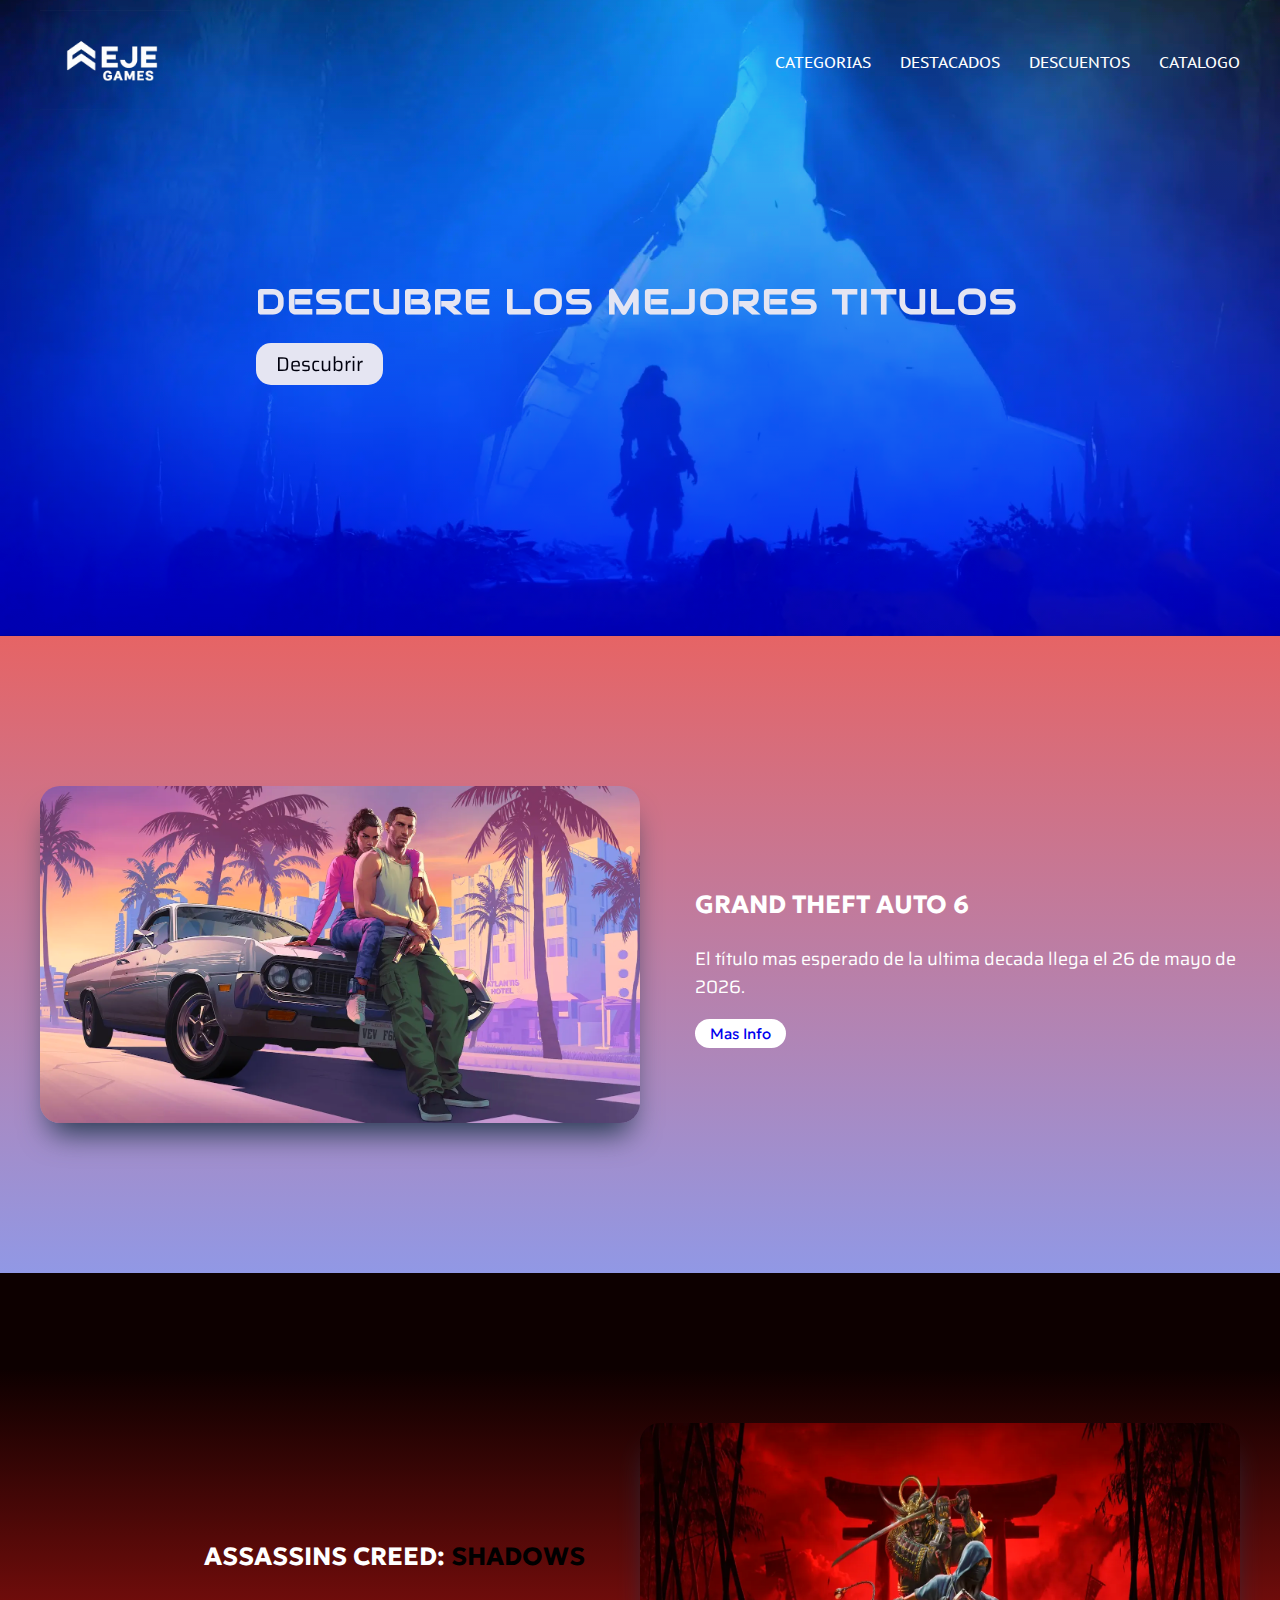
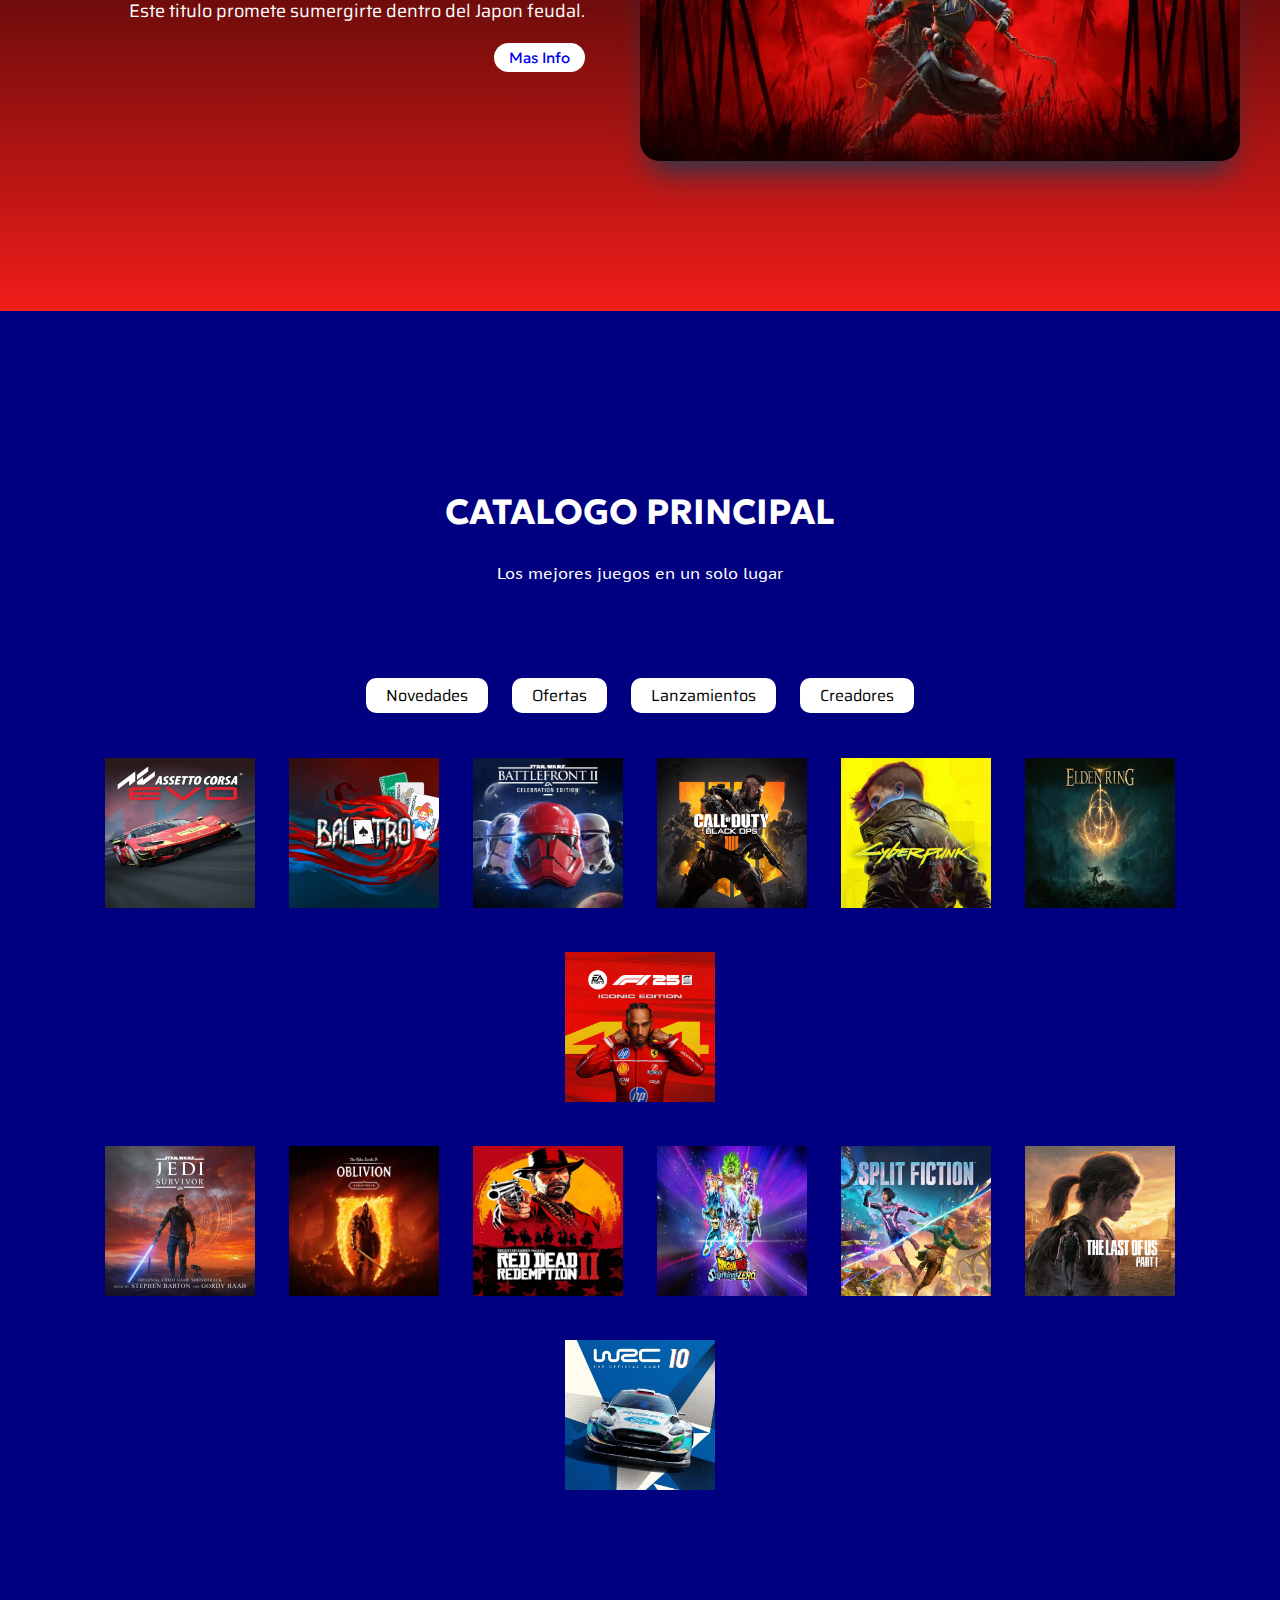
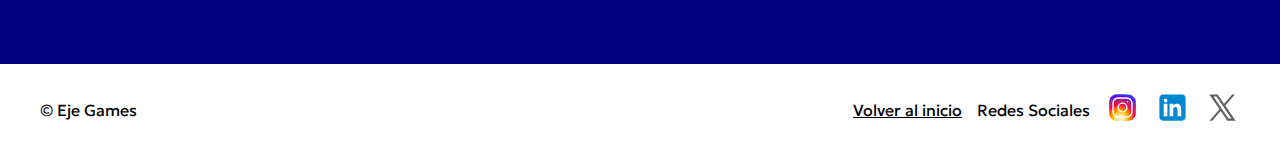
<file: index.html>
<!DOCTYPE html>
<html lang="es">

<head>
    <meta charset="UTF-8">
    <meta name="viewport" content="width=device-width, initial-scale=1.0">
    <meta name="description"
        content="En EJE Games explora los distintos y destacados titulos que ofrecemos con muchos descuentos.">
    <meta name="keywords"
        content="juegos, escritorio, pantalla, gtav, gtavi, sonic, destiny, call of duty, battlefield, super mario, link, elden ring">
    <link rel="stylesheet" href="estilos/estilos.css">
    <title>Conoce los mejores juegos para PC y consolas - Eje Games</title>
</head>

<body>
    <header>
        <nav>
            <div class="navegacion">
                <a href="index.html"><img class="logo" src="img/logo-ejeGames.webp" alt="Logo Principal"></a>
                <div class="menu">
                    <a href="destacados.html" target="_blank">CATEGORIAS</a>
                    <a href="destacados.html" target="_blank">DESTACADOS</a>
                    <a href="destacados.html" target="_blank">DESCUENTOS</a>
                    <a href="index.html#txt_catalogo">CATALOGO</a>
                </div>
            </div>
        </nav>
        <div class="banner">
            <h1>DESCUBRE LOS MEJORES TITULOS</h1>
            <a class="a_banner" href="destacados.html" target="_blank">Descubrir</a>
        </div>
    </header>

    <main>
        <section id="juego_destacado1" class="juego_destacado1">
            <article class=" contenedor">
                <div class="destacado1">
                    <img class="img_destacados" src="img/gta6.webp" alt="Portada GTA6">
                    <div class="txt_destacado">
                        <h3 class="txt_juego">GRAND THEFT AUTO 6</h3>
                        <p>El título mas esperado de la ultima decada llega el 26 de mayo de 2026.</p>
                        <a class="a_destacados" href="destacados.html" target="_blank">Mas Info</a>
                    </div>
                </div>
            </article>
        </section>

        <section id="juego_destacado2" class="juego_destacado2">
            <article class=" contenedor">
                <div class="destacado2">
                    <img class="img_destacados" src="img/acShadows.webp" alt="Portada GTA6">
                    <div class="txt_destacado2">
                        <h3 class="txt_juego">ASSASSINS CREED: <span>SHADOWS</span></h3>
                        <p>Este titulo promete sumergirte dentro del Japon feudal.</p>
                        <a class="a_destacados" href="destacados.html" target="_blank">Mas Info</a>
                    </div>
                </div>
            </article>
        </section>
        <section class="sect_catalogo">
            <article>
                <div id="txt_catalogo" class="txt_catalogo">
                    <h2>CATALOGO PRINCIPAL</h2>
                    <p>Los mejores juegos en un solo lugar</p>
                    <div class="nav_catalogo">
                        <a href="destacados.html" target="_blank">Novedades</a>
                        <a href="destacados.html" target="_blank">Ofertas</a>
                        <a href="destacados.html" target="_blank">Lanzamientos</a>
                        <a href="destacados.html" target="_blank">Creadores</a>
                    </div>
                </div>
                <div class="contenedor_catalogo">
                    <div class="catalogo">
                        <a href="destacados.html" target="_blank"><img class="img_catalogo" src="img/acEvo.webp"
                                alt="Portada Jedi Survivor"></a>
                        <a href="destacados.html" target="_blank"><img class="img_catalogo" src="img/balatro.webp"
                                alt="Portada Oblivion"></a>
                        <a href="destacados.html" target="_blank"><img class="img_catalogo" src="img/battlefront2.webp"
                                alt="Portada Red Dead"></a>
                        <a href="destacados.html" target="_blank"><img class="img_catalogo" src="img/COD4.webp"
                                alt="Portada Sparking Zero"></a>
                        <a href="destacados.html" target="_blank"><img class="img_catalogo" src="img/cyberpunk.webp"
                                alt="Portada Split Fiction"></a>
                        <a href="destacados.html" target="_blank"><img class="img_catalogo" src="img/eldenRing.webp"
                                alt="Portada The Last of Us"></a>
                        <a href="destacados.html" target="_blank"><img class="img_catalogo" src="img/f125.webp"
                                alt="Portada WRC 10"></a>
                    </div>
                    <div class="catalogo">
                        <a href="destacados.html" target="_blank"><img class="img_catalogo" src="img/jediSurvivor.webp"
                                alt="Portada Jedi Survivor"></a>
                        <a href="destacados.html" target="_blank"><img class="img_catalogo" src="img/oblivion.webp"
                                alt="Portada Oblivion"></a>
                        <a href="destacados.html" target="_blank"><img class="img_catalogo" src="img/reddead.webp"
                                alt="Portada Red Dead"></a>
                        <a href="destacados.html" target="_blank"><img class="img_catalogo" src="img/sparkingZero.webp"
                                alt="Portada Sparking Zero"></a>
                        <a href="destacados.html" target="_blank"><img class="img_catalogo" src="img/splitFiction.webp"
                                alt="Portada Split Fiction"></a>
                        <a href="destacados.html" target="_blank"><img class="img_catalogo" src="img/tlou.webp"
                                alt="Portada The Last of Us"></a>
                        <a href="destacados.html" target="_blank"><img class="img_catalogo" src="img/wrc10.webp"
                                alt="Portada WRC 10"></a>

                    </div>
                </div>
            </article>
        </section>
    </main>


    <footer>
        <div class="contenedor footer">
            <div>
                <a class="copy" href="">&copy Eje Games</a>
            </div>
            <div class="redes">
                <a href="">Volver al inicio</a>
                <p>Redes Sociales</p>
                <a href="https://www.instagram.com/igndotcom/?hl=es" target="_blank"><img src="img/instagram_logo.svg"
                        alt="Logo Instagram"></a>
                <a href="https://www.linkedin.com/company/riot-games/posts/?feedView=all" target="_blank"><img
                        src="img/linkedin_logo.svg" alt="Logo LinkedIn"></a>
                <a href="https://x.com/RockstarGames" target="_blank"><img src="img/twitter_logo.svg"
                        alt="Logo Twitter"></a>
            </div>
        </div>
    </footer>
</body>

</html>
</file>
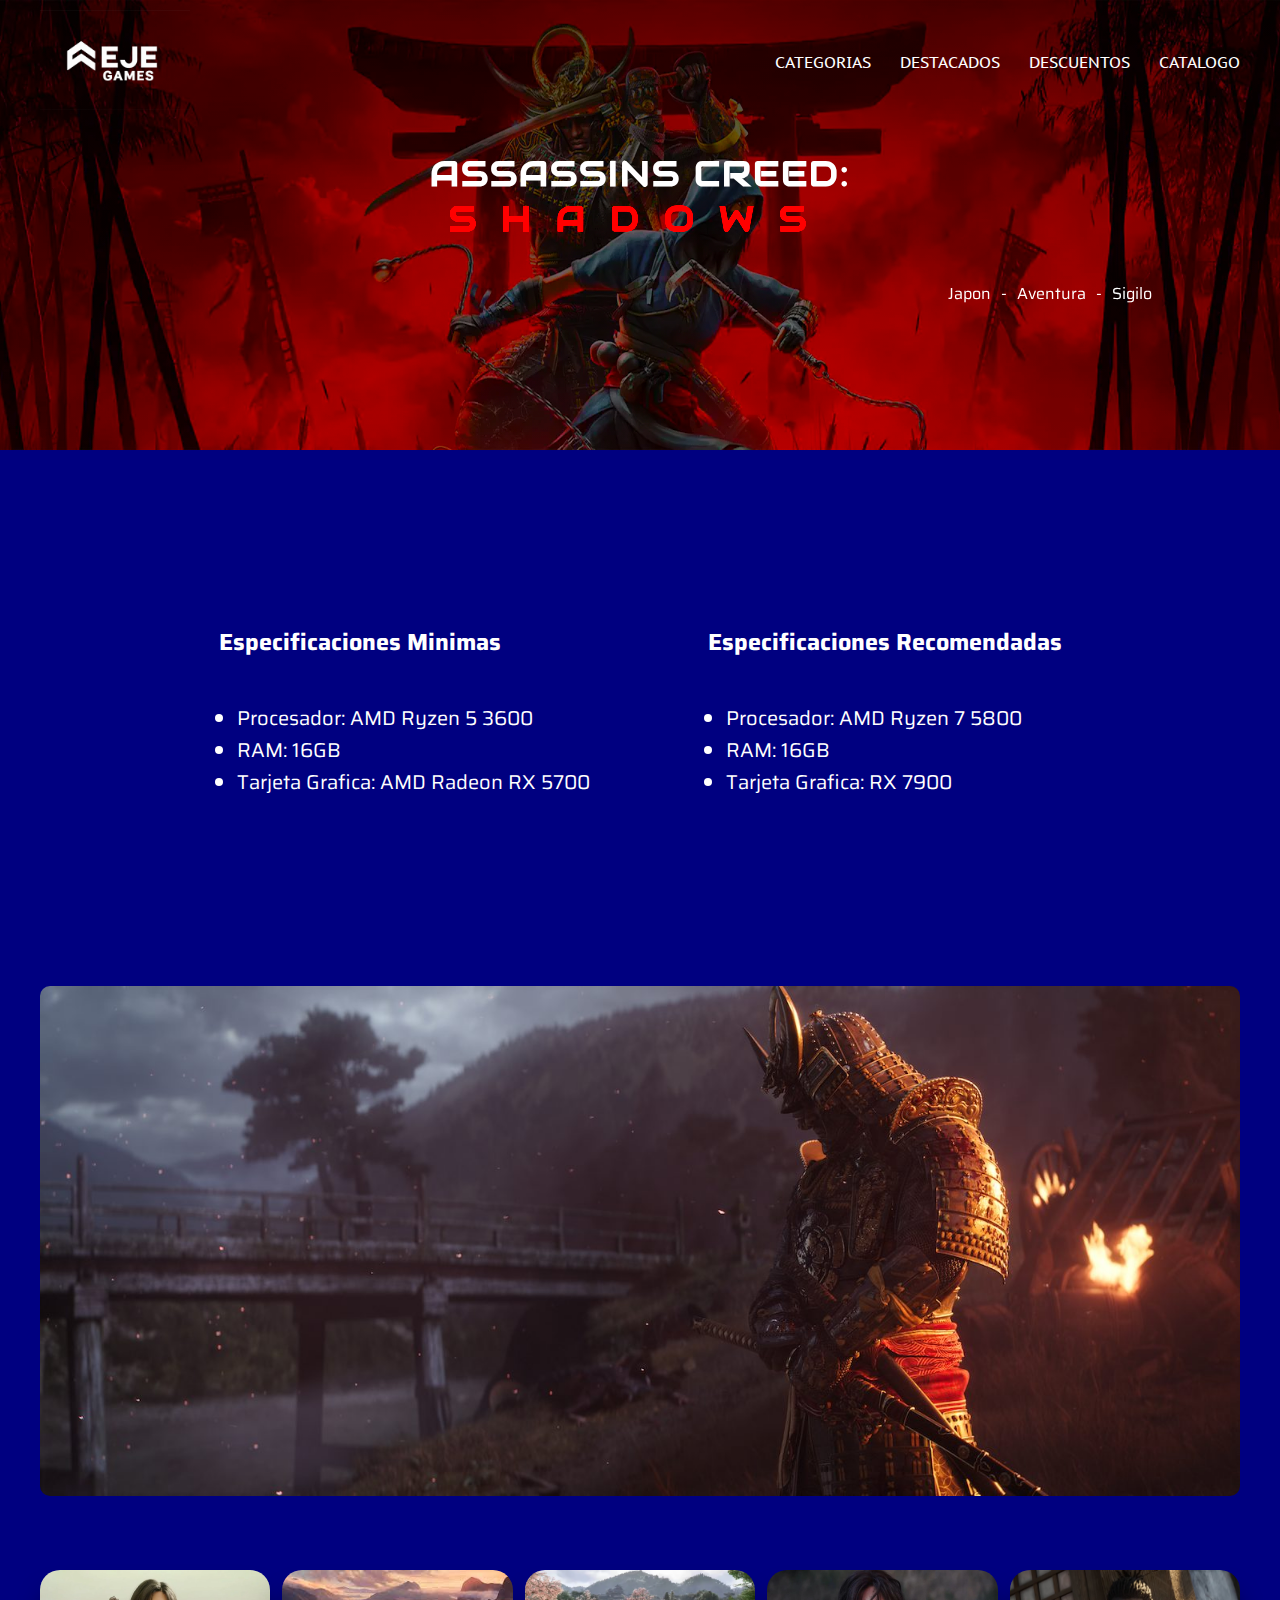
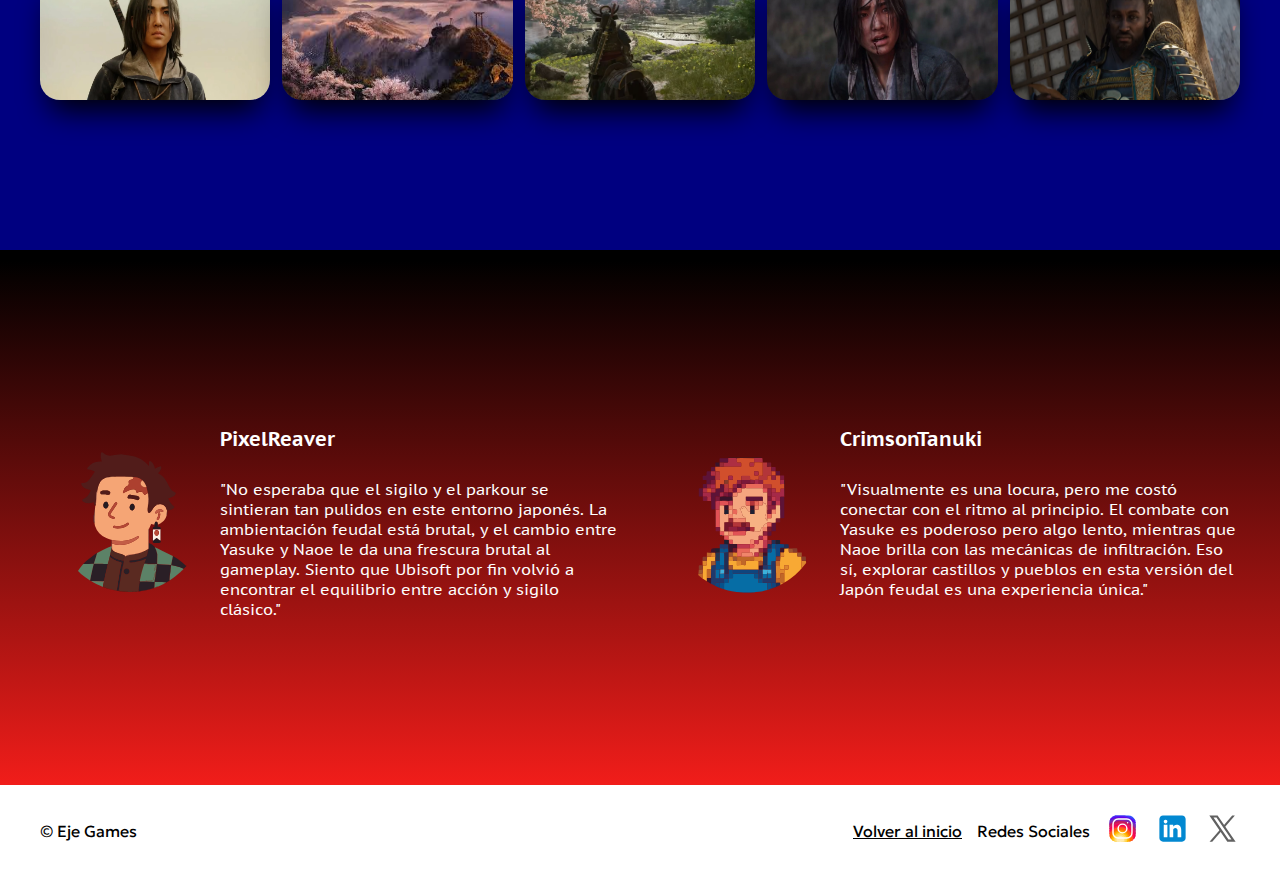
<file: destacados.html>
<!DOCTYPE html>
<html lang="es">

<head>
    <meta charset="UTF-8">
    <meta name="viewport" content="width=device-width, initial-scale=1.0">
    <meta name="description"
        content="En EJE Games explora los distintos y destacados titulos que ofrecemos con muchos descuentos.">
    <meta name="keywords"
        content="juegos, escritorio, pantalla, gtav, gtavi, sonic, destiny, call of duty, battlefield, super mario, link, elden ring, assasins creed">
    <link rel="stylesheet" href="estilos/estilos.css">
    <title>Descubre Assassins Creed Shadows (PC)</title>
</head>

<body>
    <header>
        <nav>
            <div class="navegacion">
                <a href="index.html"><img class="logo" src="img/logo-ejeGames.webp" alt="Logo Principal"></a>
                <div class="menu">
                    <a href="index.html">CATEGORIAS</a>
                    <a href="index.html">DESTACADOS</a>
                    <a href="index.html">DESCUENTOS</a>
                    <a href="index.html#txt_catalogo">CATALOGO</a>
                </div>
            </div>
        </nav>
        <div class="banner_2">
            <div class="txt_banner2">
                <h1>ASSASSINS CREED:<br><span>SHADOWS</span></h1>
            </div>
            <div class="caracteristicas">
                <p>Japon</p>
                <p>-</p>
                <p>Aventura</p>
                <p>-</p>
                <p>Sigilo</p>
            </div>
        </div>
    </header>

    <main>
        <section>
            <article class="contenedor requisitos">
                <div class="specs">
                    <h3>Especificaciones Minimas</h3>
                    <ul>
                        <li>Procesador: <span>AMD Ryzen 5 3600</span></li>
                        <li>RAM: 16GB</li>
                        <li>Tarjeta Grafica: AMD Radeon RX 5700</li>
                    </ul>
                </div>
                <div class="specs">
                    <h3>Especificaciones Recomendadas</h3>
                    <ul>
                        <li>Procesador: AMD Ryzen 7 5800</li>
                        <li>RAM: 16GB</li>
                        <li>Tarjeta Grafica: RX 7900</li>
                    </ul>
                </div>
            </article>
            <article class="contenedor contenedor_galeria">
                    <div>
                        <img class="img_principal" src="imagenes_pagina2/principal.webp" alt="">
                    </div>
                    <div class="fotos">
                        <img src="imagenes_pagina2/Naoe.webp" alt="Imagen Naoe">
                        <img src="imagenes_pagina2/paisaje.webp" alt="Imagen Paisaje">
                        <img src="imagenes_pagina2/Yasuke.avif" alt="Imagen Yasuke">
                        <img src="imagenes_pagina2/naoe2.webp" alt="Imagen Naoe">
                        <img src="imagenes_pagina2/yasuke2.webp" alt="Imagen Yasuke">
                    </div>
            </article>
        </section>


        <section class="fondo_comentarios">
            <article class="contenedor comentarios">
                <div class="usuario">
                    <img src="imagenes_pagina2/Avatar-01.svg" alt="Avatar de usuario">
                    <div>

                        <h4>PixelReaver</h4>
                        <p>"No esperaba que el sigilo y el parkour se sintieran tan pulidos en este entorno japonés. La
                            ambientación feudal está brutal, y el cambio entre Yasuke y Naoe le da una frescura brutal
                            al
                            gameplay. Siento que Ubisoft por fin volvió a encontrar el equilibrio entre acción y sigilo
                            clásico."</p>
                    </div>
                </div>
                <div class="usuario">
                    <img src="imagenes_pagina2/Avatar-02.svg" alt="Avatar de usuario">
                    <div>

                        <h4>CrimsonTanuki</h4>
                        <p>"Visualmente es una locura, pero me costó conectar con el ritmo al principio. El combate con
                            Yasuke es poderoso pero algo lento, mientras que Naoe brilla con las mecánicas de
                            infiltración.
                            Eso sí, explorar castillos y pueblos en esta versión del Japón feudal es una experiencia
                            única."
                        </p>
                    </div>
                </div>
            </article>
        </section>
    </main>
    <footer>
        <div class="contenedor footer">
            <div>
                <a class="copy" href="">&copy Eje Games</a>
            </div>
            <div class="redes">
                <a href="destacados.html">Volver al inicio</a>
                <p>Redes Sociales</p>
                <a href="https://www.instagram.com/igndotcom/?hl=es" target="_blank"><img src="img/instagram_logo.svg"
                        alt="Logo Instagram"></a>
                <a href="https://www.linkedin.com/company/riot-games/posts/?feedView=all" target="_blank"><img
                        src="img/linkedin_logo.svg" alt="Logo LinkedIn"></a>
                <a href="https://x.com/RockstarGames" target="_blank"><img src="img/twitter_logo.svg"
                        alt="Logo Twitter"></a>
            </div>
        </div>
    </footer>

</body>

</html>
</file>
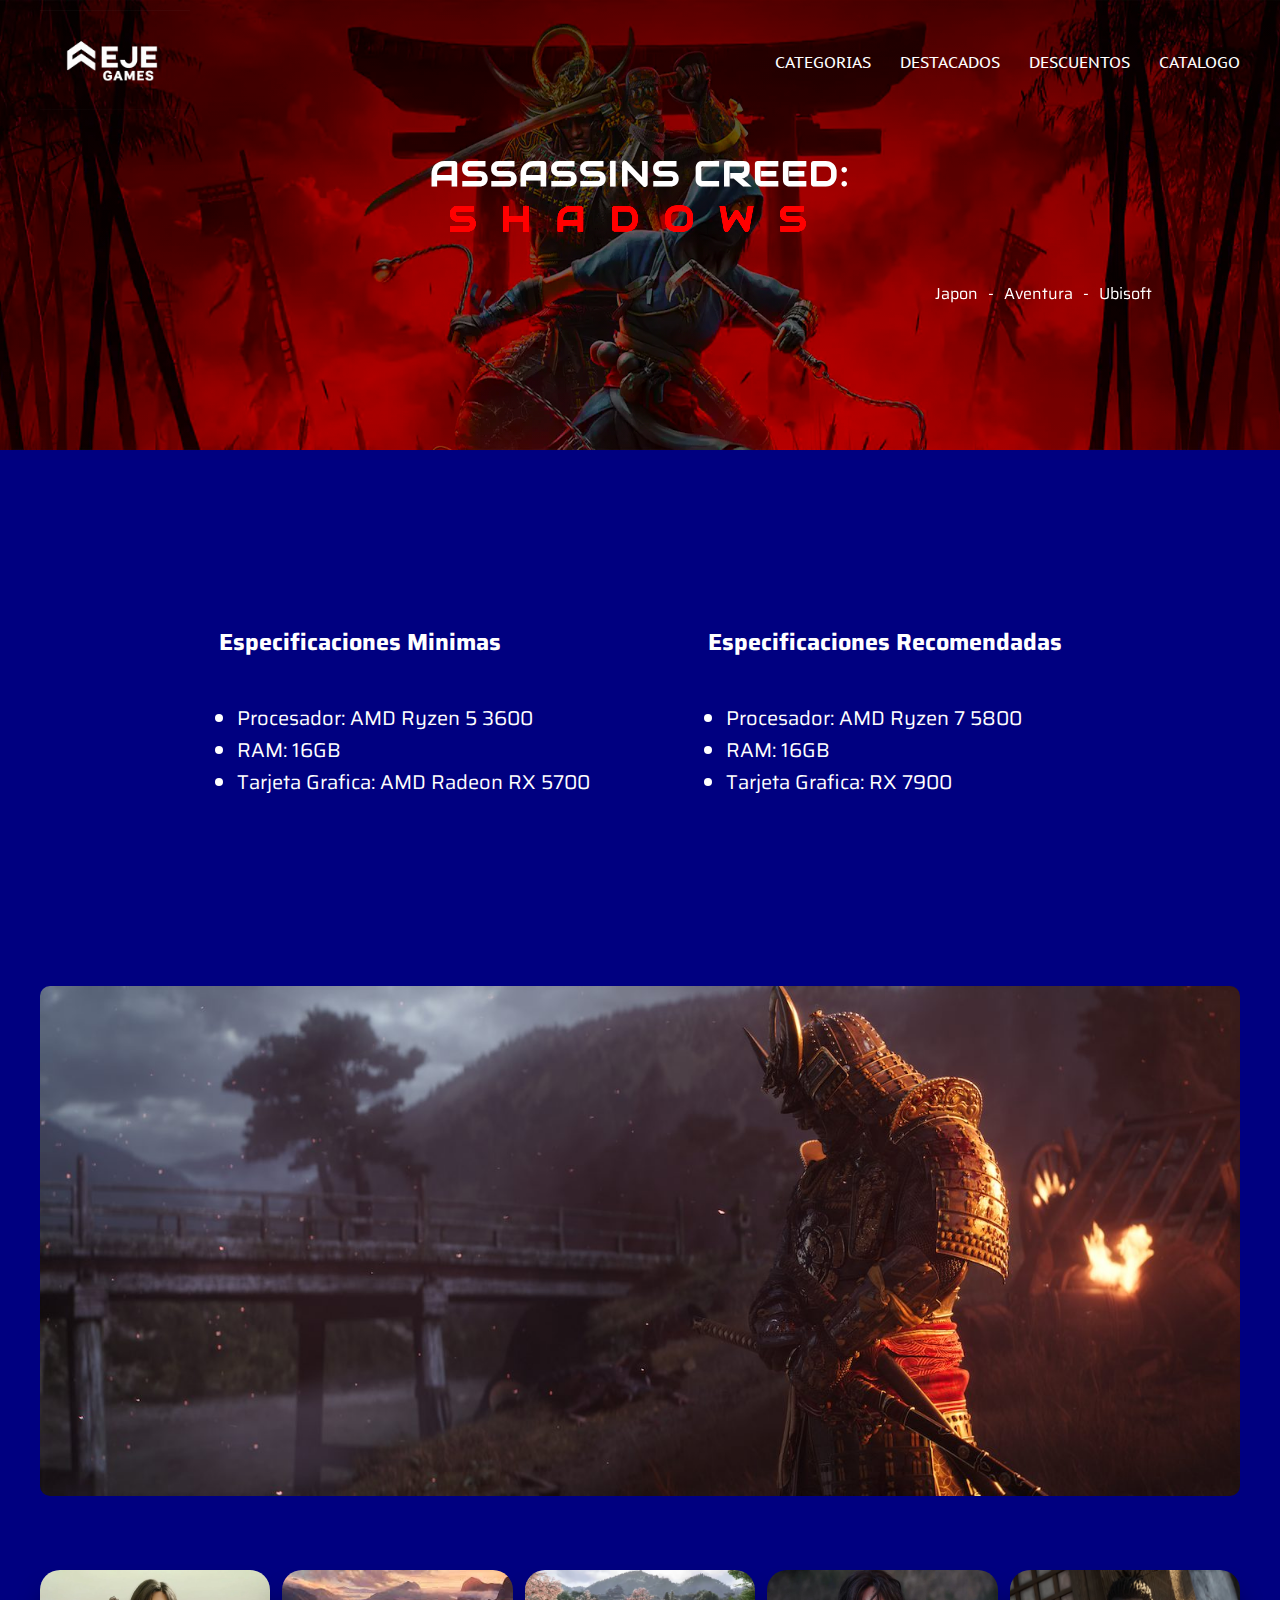
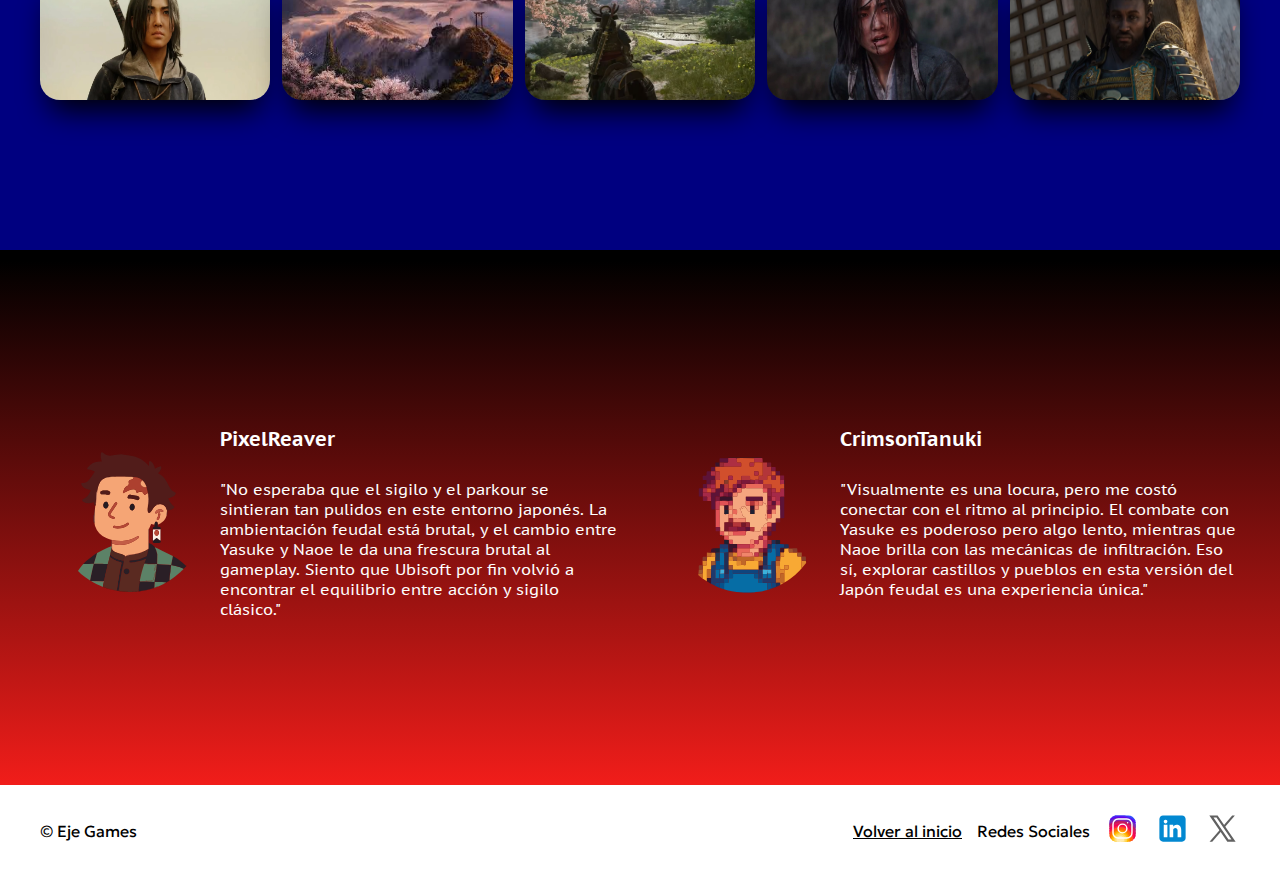
<file: novedades.html>
<!DOCTYPE html>
<html lang="es">

<head>
    <meta charset="UTF-8">
    <meta name="viewport" content="width=device-width, initial-scale=1.0">
    <meta name="description"
        content="En EJE Games explora los distintos y destacados titulos que ofrecemos con muchos descuentos.">
    <meta name="keywords"
        content="juegos, escritorio, pantalla, gtav, gtavi, sonic, destiny, call of duty, battlefield, super mario, link, elden ring, assasins creed">
    <link rel="stylesheet" href="estilos/estilos.css">
    <title>Descubre Assassins Creed Shadows (PC)</title>
</head>

<body>
    <header>
        <nav>
            <div class="navegacion">
                <a href="/index.html"><img class="logo" src="img/logo-ejeGames.webp" alt="Logo Principal"></a>
                <div class="menu">
                    <a href="/index.html">CATEGORIAS</a>
                    <a href="/index.html">DESTACADOS</a>
                    <a href="/index.html">DESCUENTOS</a>
                    <a href="/index.html#sect_catalogo">CATALOGO</a>
                </div>
            </div>
        </nav>
        <div class="banner_2">
            <div class="txt_banner2">
                <h1>ASSASSINS CREED:<br><span>SHADOWS</span></h1>
            </div>
            <div class="caracteristicas">
                <p>Japon</p>
                <p>-</p>
                <p>Aventura</p>
                <p>-</p>
                <p>Ubisoft</p>
            </div>
        </div>
    </header>

    <main>
        <section>
            <article class="contenedor requisitos">
                <div class="specs">
                    <h3>Especificaciones Minimas</h3>
                    <ul>
                        <li>Procesador: <span>AMD Ryzen 5 3600</span></li>
                        <li>RAM: 16GB</li>
                        <li>Tarjeta Grafica: AMD Radeon RX 5700</li>
                    </ul>
                </div>
                <div class="specs">
                    <h3>Especificaciones Recomendadas</h3>
                    <ul>
                        <li>Procesador: AMD Ryzen 7 5800</li>
                        <li>RAM: 16GB</li>
                        <li>Tarjeta Grafica: RX 7900</li>
                    </ul>
                </div>
            </article>
            <article class="contenedor contenedor_galeria">
                <div class="galeria">
                    <div>
                        <img src="imagenes_pagina2/principal.webp" alt="">
                    </div>
                    <div class="fotos">
                        <img class="img_galeria" src="imagenes_pagina2/Naoe.webp" alt="Imagen Naoe">
                        <img class="img_galeria" src="imagenes_pagina2/paisaje.webp" alt="Imagen Paisaje">
                        <img class="img_galeria" src="imagenes_pagina2/Yasuke.avif" alt="Imagen Yasuke">
                        <img class="img_galeria" src="imagenes_pagina2/naoe2.webp" alt="Imagen Naoe">
                        <img class="img_galeria" src="imagenes_pagina2/yasuke2.webp" alt="Imagen Yasuke">
                    </div>
                </div>
            </article>
        </section>
        <section class="fondo_comentarios">
            <article class="contenedor comentarios">
                <div class="usuario">
                    <img src="imagenes_pagina2/Avatar-01.svg" alt="Avatar de usuario">
                    <div>

                        <h4>PixelReaver</h4>
                        <p>"No esperaba que el sigilo y el parkour se sintieran tan pulidos en este entorno japonés. La
                            ambientación feudal está brutal, y el cambio entre Yasuke y Naoe le da una frescura brutal
                            al
                            gameplay. Siento que Ubisoft por fin volvió a encontrar el equilibrio entre acción y sigilo
                            clásico."</p>
                    </div>
                </div>
                <div class="usuario">
                    <img src="imagenes_pagina2/Avatar-02.svg" alt="Avatar de usuario">
                    <div>

                        <h4>CrimsonTanuki</h4>
                        <p>"Visualmente es una locura, pero me costó conectar con el ritmo al principio. El combate con
                            Yasuke es poderoso pero algo lento, mientras que Naoe brilla con las mecánicas de
                            infiltración.
                            Eso sí, explorar castillos y pueblos en esta versión del Japón feudal es una experiencia
                            única."
                        </p>
                    </div>
                </div>
            </article>
        </section>
    </main>
    <footer>
        <div class="contenedor footer">
            <div>
                <a class="copy" href="">&copy Eje Games</a>
            </div>
            <div class="redes">
                <a href="novedades.html">Volver al inicio</a>
                <p>Redes Sociales</p>
                <a href="https://www.instagram.com/igndotcom/?hl=es" target="_blank"><img src="img/instagram_logo.svg"
                        alt="Logo Instagram"></a>
                <a href="https://www.linkedin.com/company/riot-games/posts/?feedView=all" target="_blank"><img
                        src="img/linkedin_logo.svg" alt="Logo LinkedIn"></a>
                <a href="https://x.com/RockstarGames" target="_blank"><img src="img/twitter_logo.svg"
                        alt="Logo Twitter"></a>
            </div>
        </div>
    </footer>

</body>

</html>
</file>
<file: estilos/estilos.css>
/* #region MARK: root */
@import url("https://fonts.googleapis.com/css2?family=Audiowide&family=Geologica:wght@100..900&family=Orbitron:wght@400..900&family=PT+Sans+Caption:wght@400;700&family=Saira:ital,wght@0,100..900;1,100..900&display=swap");

:root {
  --primario: #0076ce; /* Color primario, usar para los botones y los links */
  --fondoPrimario: #000080; /* Color para fondo, header y footer */
  --texto: #ffffff;
  --fondoSecundario: #f5f5f5;
  --azulComplementario: #e6f3fc; /* Hover o secciones */

  --fuenteTitulo: "Geologica", sans-serif;
  --fuenteParrafos: "PT Sans Caption", sans-serif;
  --fuenteNombres: "Saira", sans-serif;
}

html,body {
  scroll-behavior: smooth;
  overscroll-behavior: none;
  margin: 0 auto;
  width: 100%;
  background-color: var(--fondoPrimario);
  color: var(--texto);
}
.contenedor {
  max-width: 1200px;
  margin: 0 auto;
  padding: 150px 0;
}

/* #endregion */

/* #region MARK: header */
.logo {
  width: 150px;
}
nav {
  position: absolute;
  width: 100%;
  z-index: 1;
}
.navegacion {
  max-width: 1200px;
  display: flex;
  align-items: center;
  justify-content: space-between;
  margin: 10px auto;
}
.menu a {
  color: var(--texto);
  text-decoration: none;
  margin-left: 25px;
  font-family: var(--fuenteParrafos);
}
.menu a:hover {
  text-underline-offset: 5px;
  text-decoration: underline 2px;
}

.banner {
  padding: 20%;
  background-image: linear-gradient(
      rgba(0, 0, 128, 0),
      rgba(0, 0, 128, 0.7) 90%
    ),
    url(../img/bannerHorizon.webp);

  background-size: cover;
  background-position: bottom;
  background-repeat: no-repeat;
  filter: saturate(200%) opacity(90%);
}

h1 {
  font-family: "Audiowide", sans-serif;
  font-size: 35px;
  letter-spacing: 2px;
}

.a_banner {
  text-decoration: none;
  color: #000000;
  font-family: var(--fuenteNombres);
  font-size: 20px;
  background-color: #ffffff;
  transition: 0.2s;
  padding: 5px 20px;
  border-radius: 15px;
}

.a_banner:hover {
  background-color: var(--primario);
  color: var(--texto);
}
/* #endregion */

/* #region MARK: destacados */
.juego_destacado1 {
  background: linear-gradient(#e66465, #9198e5);
}
.destacado1 {
  display: flex;
  align-items: center;
  gap: 55px;
}

.img_destacados {
  width: 50%;
  filter: saturate(110%);
  border-radius: 20px;
  box-shadow: #26394d 0px 20px 30px -10px;
}
.txt_destacado {
  font-family: var(--fuenteParrafos);
  font-size: 20px;
}
.txt_destacado2 span {
  color: #000000;
}
.txt_destacado p,
.txt_destacado2 p {
  font-size: 18px;
}
.txt_juego {
  font-size: 25px;
}

.juego_destacado2 {
  background: linear-gradient(#0d0000 15%, #f11d1a);
}

.destacado2 {
  display: flex;
  flex-direction: row-reverse;
  align-items: center;
  gap: 55px;
}

.txt_destacado {
  color: #ffffff;
  font-family: var(--fuenteTitulo);
  font-size: 20px;
  text-align: left;
}
.txt_destacado2 {
  color: #ffffff;
  font-family: var(--fuenteTitulo);
  font-size: 20px;
  text-align: right;
}
.txt_destacado p,
.txt_destacado2 p {
  font-family: var(--fuenteNombres);
}

.a_destacados {
  font-size: 15px;
  text-decoration: none;
  background-color: #ffffff;
  transition: 0.2s;
  padding: 5px 15px;
  border-radius: 15px;
}

.a_destacados:hover {
  color: var(--texto);
  background-color: #000000;
}

/* #endregion */

/* #region MARK: Catalogo */
.sect_catalogo {
  text-align: center;
  padding: 150px 0;
}
.txt_catalogo h2 {
  font-family: var(--fuenteTitulo);
  font-size: 35px;
}
.txt_catalogo p {
  font-family: var(--fuenteParrafos);
  margin-bottom: 100px;
}

.nav_catalogo {
  margin-bottom: 30px;
}
.nav_catalogo a {
  font-family: var(--fuenteNombres);
  background-color: var(--texto);
  text-decoration: none;
  color: #000000;
  transition: 0.2s;
  padding: 5px 20px;
  border-radius: 10px;
  margin: 10px;
}
.nav_catalogo a:hover {
  background-color: var(--primario);
  color: var(--texto);
  text-decoration: none;
  padding: 5px 20px;
  border-radius: 10px;
}

.img_catalogo {
  width: 150px;
  margin: 20px 15px;
  transition: 0.2s;
}

.img_catalogo:hover {
  transform: scale(120%);
}

/* #endregion */

/* #region MARK: footer */
footer {
  background-color: var(--texto);
}
.footer {
  color: #000000;
  font-family: var(--fuenteTitulo);
  display: flex;
  align-items: center;
  justify-content: space-between;
  text-align: center;
  padding: 20px 0 20px 0;
}

.footer a {
  color: #000000;
  font-family: var(--fuenteTitulo);
}

.redes {
  display: flex;
  align-items: center;
  justify-content: space-between;
  gap: 15px;
  color: #000000;
}
.redes a img {
  width: 35px;
}
.copy {
  text-decoration: none;
}

/* #endregion */

/* #region MARK: header */
.banner_2 {
  padding: 10%;
  background-image: linear-gradient(rgba(0, 0, 0, 0.7), rgba(0, 0, 0, 0.5)),
    url(../img/shadows_banner.webp);
  background-size: cover;
  background-position: top;
  background-repeat: no-repeat;
  filter: saturate(200%);
}

.txt_banner2 {
  color: var(--texto);
  text-align: center;
  font-family: "Audiowide", sans-serif;
}

.txt_banner2 span {
  color: rgb(255, 0, 0);
  letter-spacing: 25px;
}
.caracteristicas {
  display: flex;
  justify-content: end;
  gap: 10px;
  max-width: 1200px;
  margin: 0 auto;
  font-family: var(--fuenteNombres);
}
/* #endregion */

/* #region MARK: Requisitos */
.bg_section {
  background-image: linear-gradient(
      rgba(241, 29, 26, 0.5),
      rgba(241, 29, 26, 0),
      rgba(0, 0, 0, 0.9)
    ),
    url(/img_pagina2/smoke-effect2.jpg);
  background-repeat: no-repeat;
  background-size: cover;
}

.requisitos {
  display: flex;
  gap: 100px;
  align-items: center;
  justify-content: center;
  font-family: var(--fuenteNombres);
  font-size: 20px;
}

.specs ul {
  padding: 18px;
}
/* #endregion */

/* #region MARK: Galeria*/
.contenedor_galeria {
  padding-top: 0;
}
.contenedor_galeria img {
  width: 100%;
  border-radius: 10px;
}
.video {
  display: block;
  margin: 0 auto;
  border-radius: 20px;
  border: none;
  outline: none;
}
.fotos {
  display: flex;
  gap: 1%;
  margin-top: 70px;
  border-radius: 20px;
}
.fotos img {
  width: 19.2%;
  border-radius: 20px;
  box-shadow: #000000 0px 20px 30px -10px;
}

/* #endregion */

/* #region MARK: Comentarios*/
.fondo_comentarios {
  background-image: linear-gradient(rgba(0, 0, 0, 1) 2%, rgba(241, 29, 26, 1));
}
.comentarios {
  display: flex;
  font-family: var(--fuenteParrafos);
  gap: 40px;
  color: var(--texto);
}
.comentarios h4 {
  font-size: 20px;
}
.usuario {
  display: flex;
  flex-direction: row;
}
.comentarios img {
  width: 180px;
}
/* #endregion */
</file>
